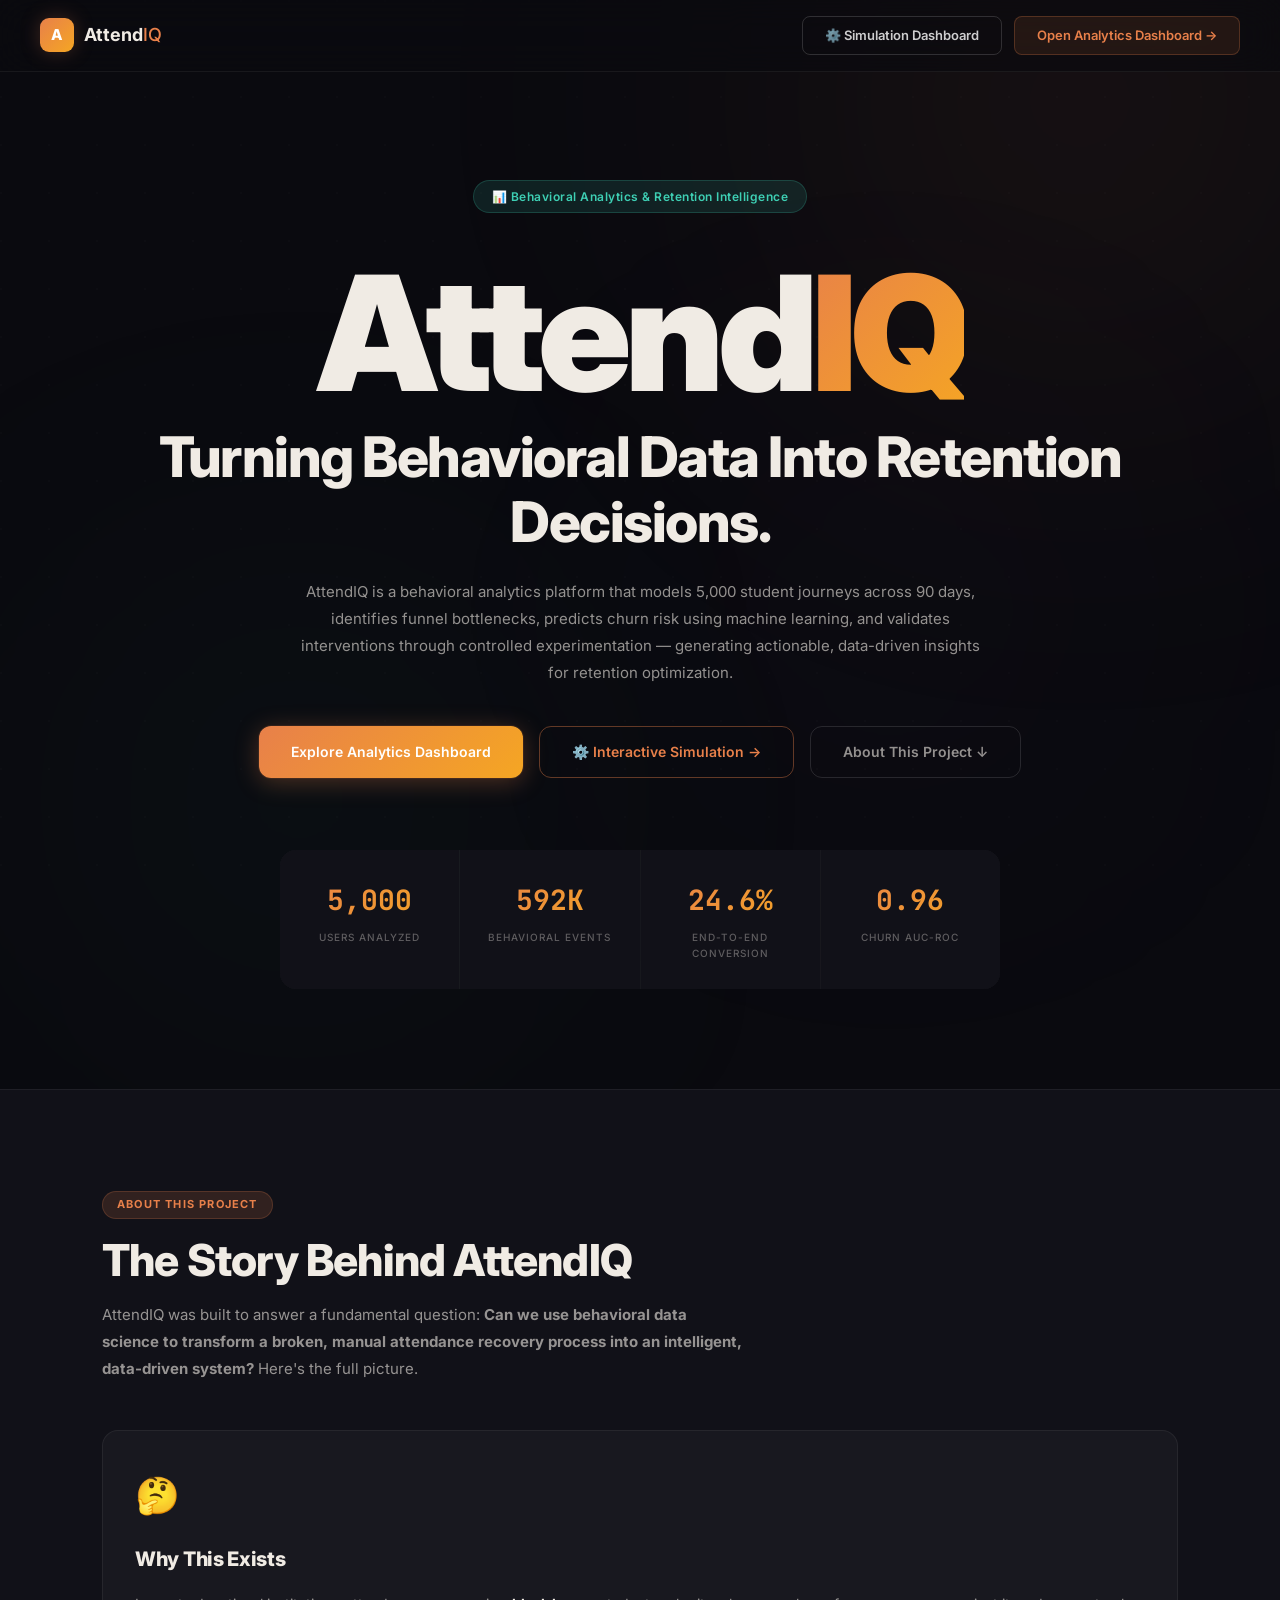
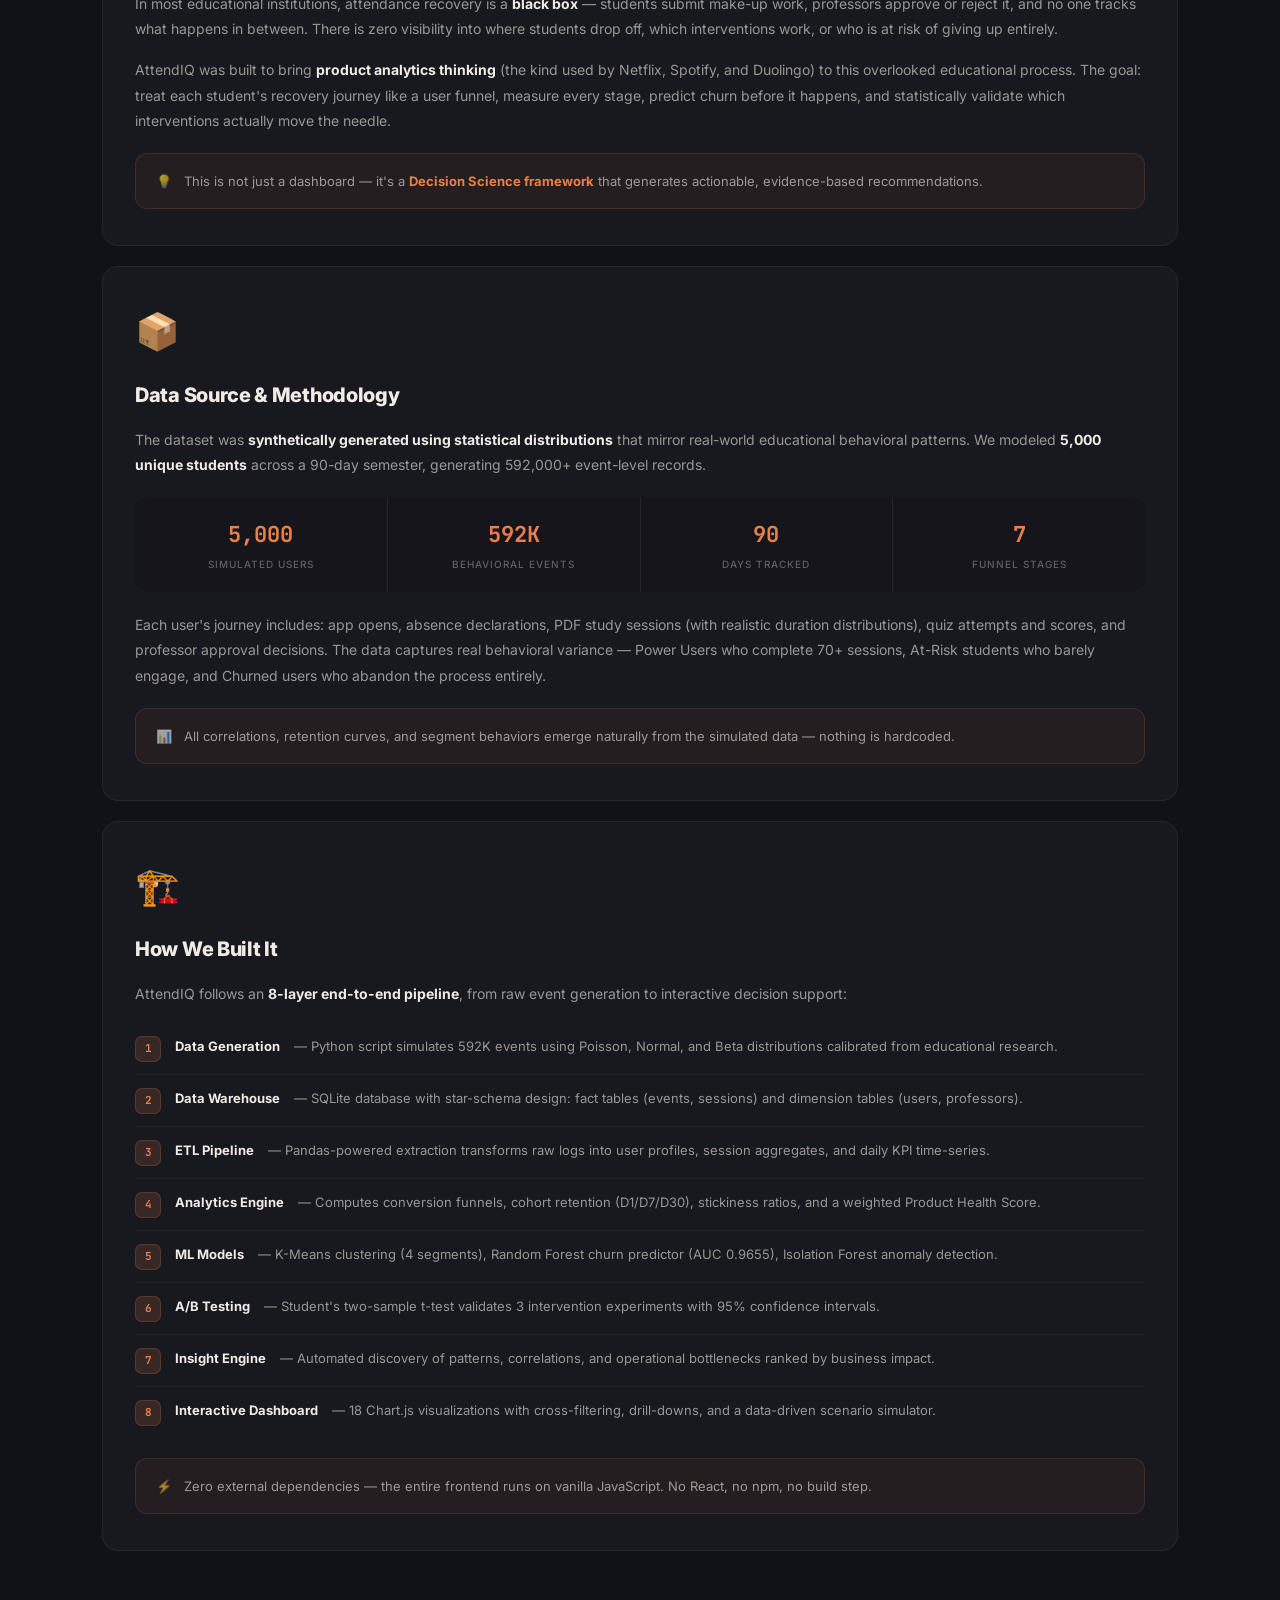
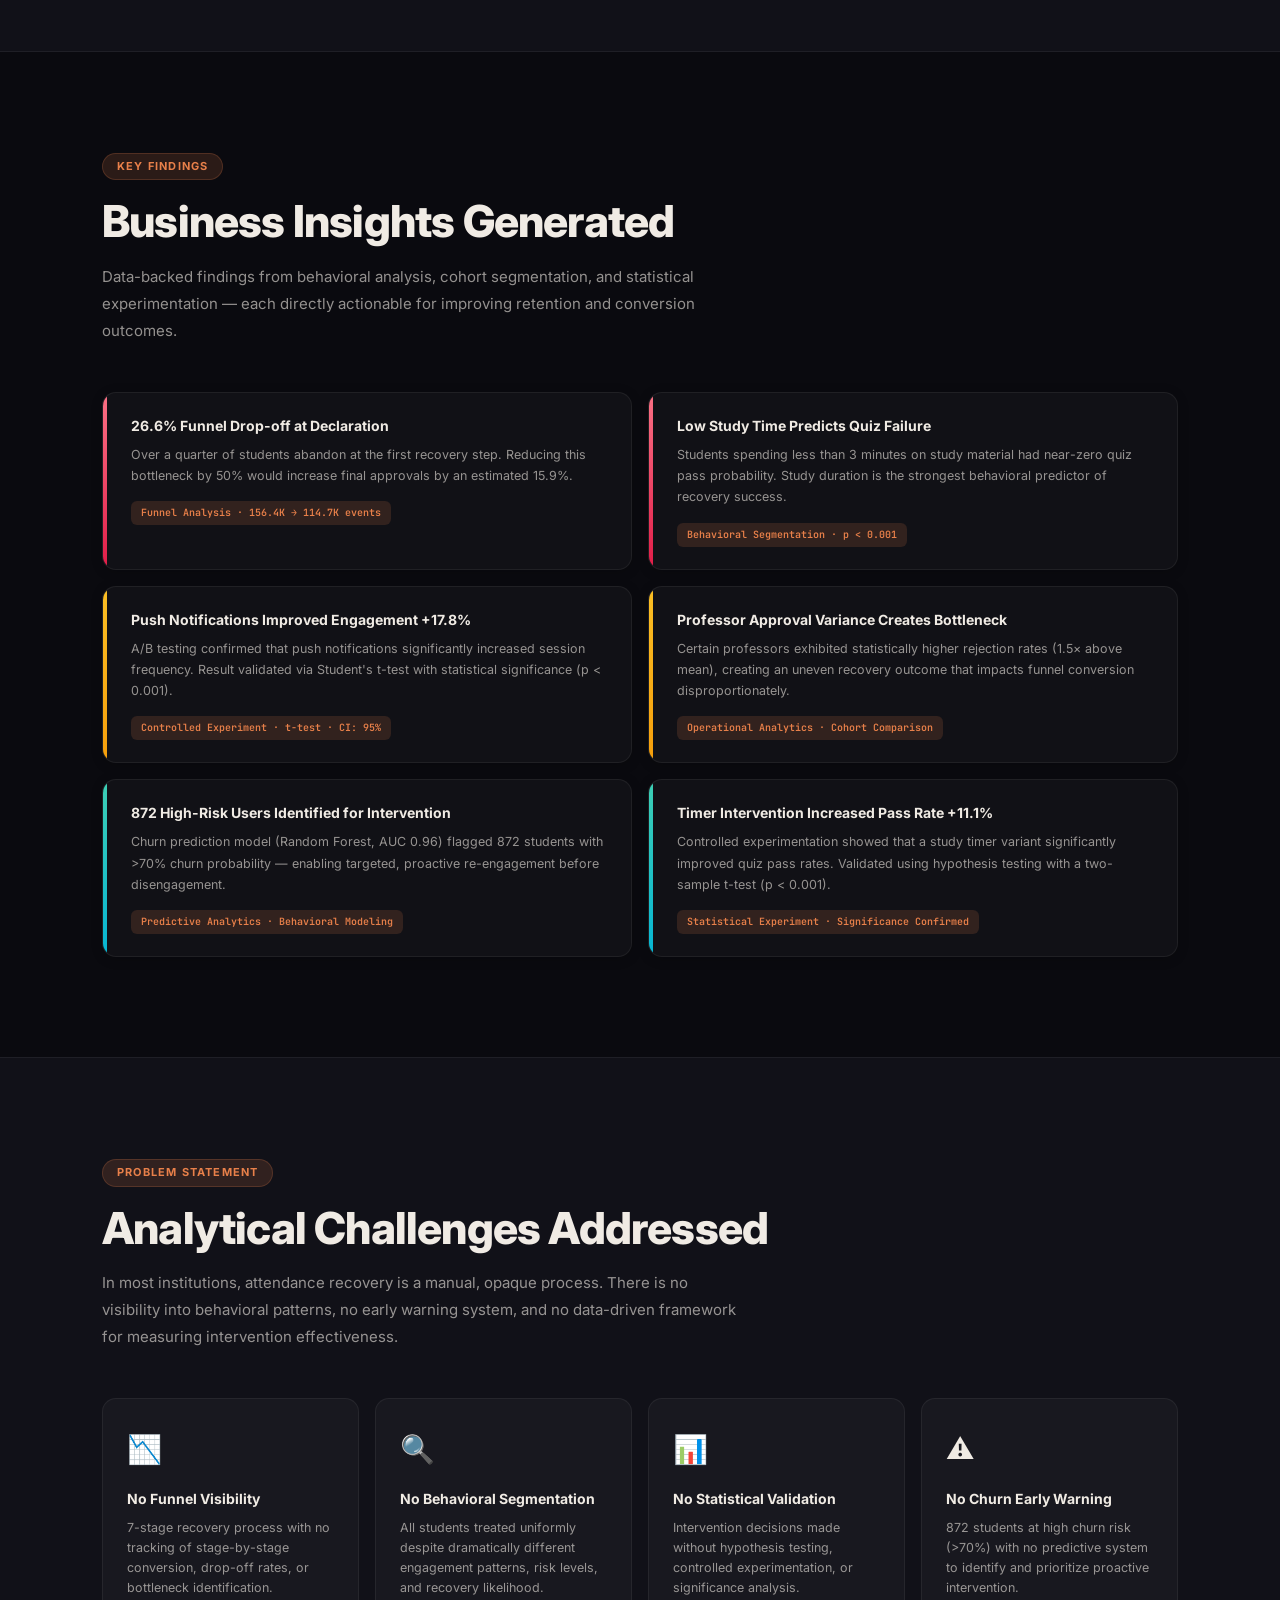
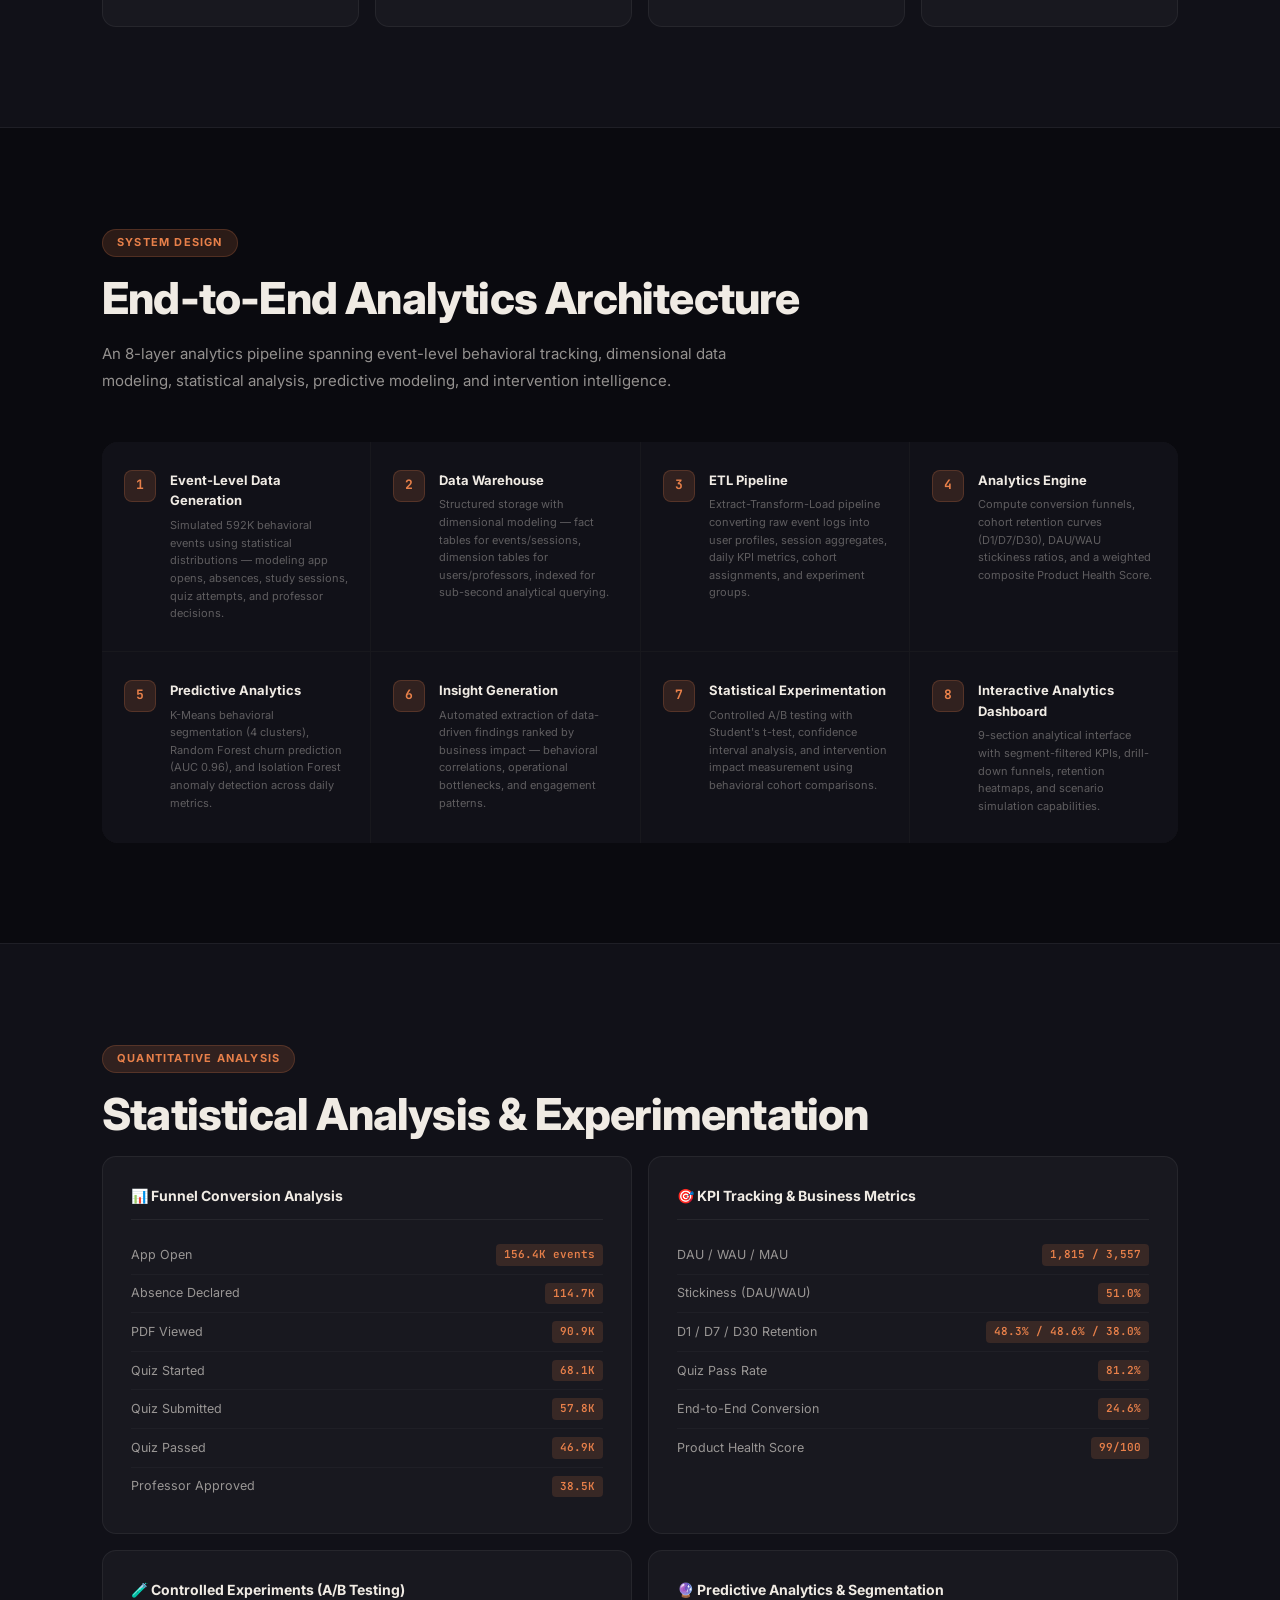
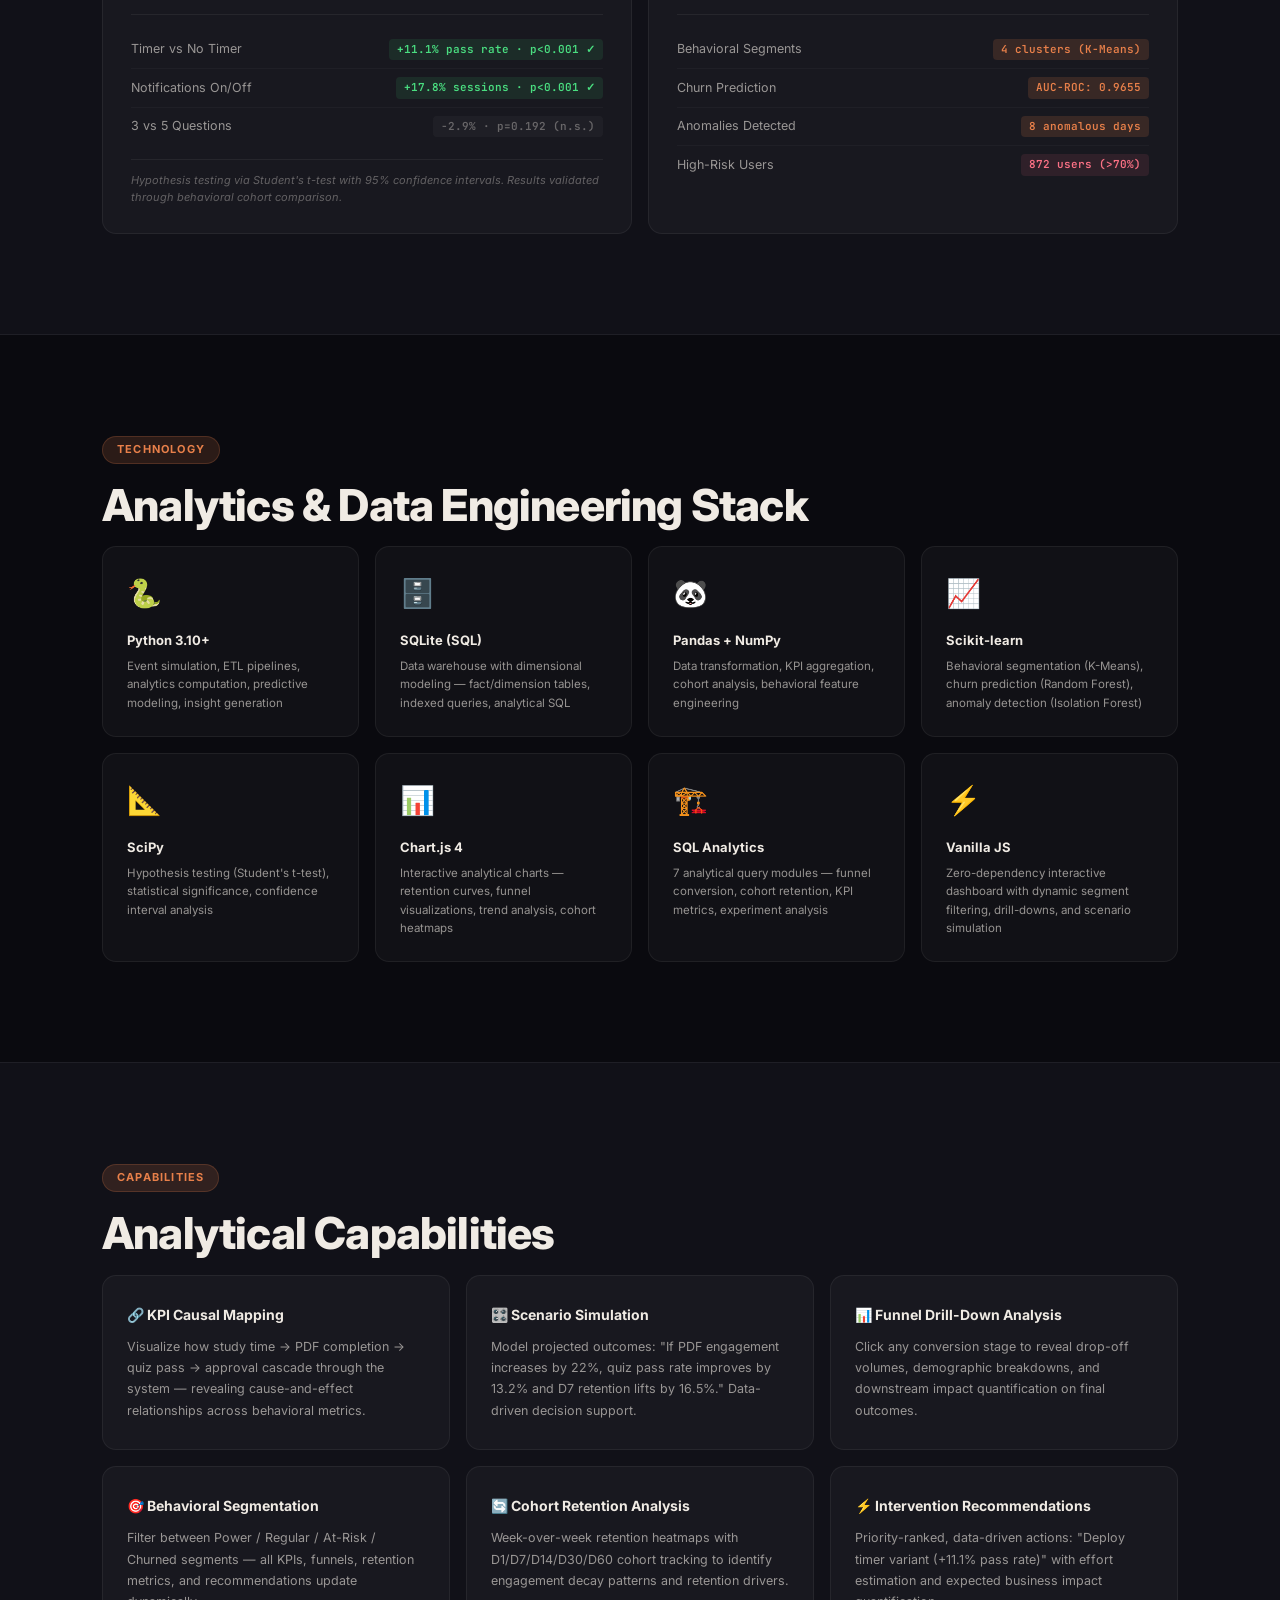
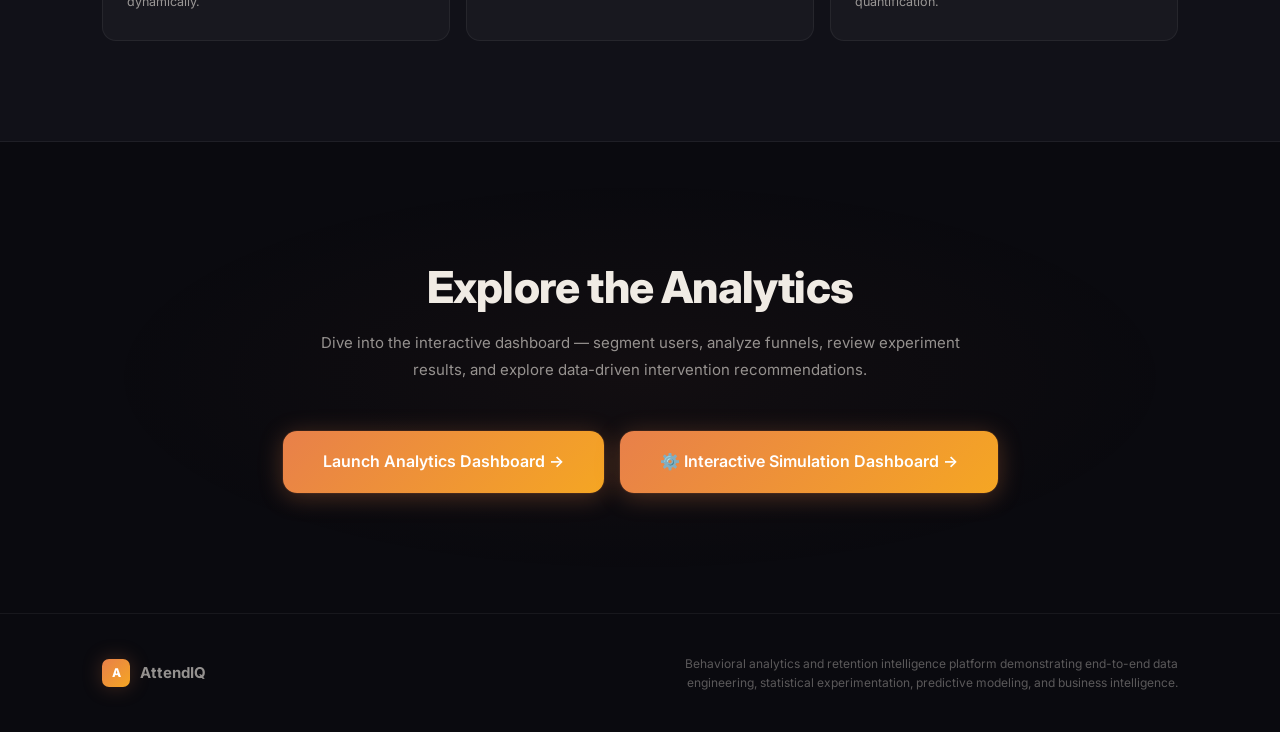
<file: dashboard/index.html>
<!DOCTYPE html>
<html lang="en">
<head>
  <meta charset="UTF-8">
  <meta name="viewport" content="width=device-width, initial-scale=1.0">
  <title>AttendIQ — Behavioral Analytics & Retention Intelligence Platform</title>
  <meta name="description" content="Behavioral analytics and retention intelligence platform — funnel analysis, churn prediction, cohort retention, statistical experimentation, and data-driven intervention recommendations for student attendance recovery.">
  <link rel="stylesheet" href="css/landing.css">
</head>
<body>

<div class="bg-grid"></div>
<div class="orb orb-1"></div>
<div class="orb orb-2"></div>
<div class="orb orb-3"></div>

<!-- ═══ NAV ═══ -->
<nav class="nav">
  <div class="nav-brand"><div class="logo">A</div><span class="brand">Attend<em>IQ</em></span></div>
  <div style="display:flex;align-items:center;gap:12px;">
    <a href="simulation.html" class="nav-cta" style="background:transparent;border:1px solid rgba(255,255,255,0.15);color:rgba(255,255,255,0.8);">⚙️ Simulation Dashboard</a>
    <a href="app.html" class="nav-cta">Open Analytics Dashboard →</a>
  </div>
</nav>

<!-- ═══ HERO ═══ -->
<section class="hero">
  <div class="hero-badge">📊 Behavioral Analytics & Retention Intelligence</div>

  <!-- Large centered brand with hover glow -->
  <div class="hero-brand-center">
    <span class="hero-brand-word">Attend<em>IQ</em></span>
  </div>

  <h1 class="hero-tagline">Turning Behavioral Data Into Retention Decisions.</h1>

  <p class="hero-sub">AttendIQ is a behavioral analytics platform that models 5,000 student journeys across 90 days, identifies funnel bottlenecks, predicts churn risk using machine learning, and validates interventions through controlled experimentation — generating actionable, data-driven insights for retention optimization.</p>
  <div class="hero-actions">
    <a href="app.html" class="btn btn-primary">Explore Analytics Dashboard</a>
    <a href="simulation.html" class="btn btn-ghost" style="border-color:rgba(232,128,74,0.4);color:#e8804a;">⚙️ Interactive Simulation →</a>
    <a href="#about" class="btn btn-ghost">About This Project ↓</a>
  </div>
  <div class="hero-stats">
    <div class="hero-stat"><span class="hero-stat-val">5,000</span><span class="hero-stat-lbl">Users Analyzed</span></div>
    <div class="hero-stat"><span class="hero-stat-val">592K</span><span class="hero-stat-lbl">Behavioral Events</span></div>
    <div class="hero-stat"><span class="hero-stat-val">24.6%</span><span class="hero-stat-lbl">End-to-End Conversion</span></div>
    <div class="hero-stat"><span class="hero-stat-val">0.96</span><span class="hero-stat-lbl">Churn AUC-ROC</span></div>
  </div>
</section>

<!-- ═══ ABOUT THIS PROJECT ═══ -->
<section class="section section-dark" id="about">
  <div class="container">
    <div class="section-badge">About This Project</div>
    <h2>The Story Behind AttendIQ</h2>
    <p class="section-desc">AttendIQ was built to answer a fundamental question: <strong>Can we use behavioral data science to transform a broken, manual attendance recovery process into an intelligent, data-driven system?</strong> Here's the full picture.</p>

    <div class="about-grid">
      <div class="about-card">
        <div class="about-icon">🤔</div>
        <h3>Why This Exists</h3>
        <p>In most educational institutions, attendance recovery is a <strong>black box</strong> — students submit make-up work, professors approve or reject it, and no one tracks what happens in between. There is zero visibility into where students drop off, which interventions work, or who is at risk of giving up entirely.</p>
        <p>AttendIQ was built to bring <strong>product analytics thinking</strong> (the kind used by Netflix, Spotify, and Duolingo) to this overlooked educational process. The goal: treat each student's recovery journey like a user funnel, measure every stage, predict churn before it happens, and statistically validate which interventions actually move the needle.</p>
        <div class="about-highlight">
          <span class="about-hl-icon">💡</span>
          <span>This is not just a dashboard — it's a <strong>Decision Science framework</strong> that generates actionable, evidence-based recommendations.</span>
        </div>
      </div>

      <div class="about-card">
        <div class="about-icon">📦</div>
        <h3>Data Source & Methodology</h3>
        <p>The dataset was <strong>synthetically generated using statistical distributions</strong> that mirror real-world educational behavioral patterns. We modeled <strong>5,000 unique students</strong> across a 90-day semester, generating 592,000+ event-level records.</p>
        <div class="about-data-grid">
          <div class="about-data-item"><span class="about-data-num">5,000</span><span class="about-data-lbl">Simulated Users</span></div>
          <div class="about-data-item"><span class="about-data-num">592K</span><span class="about-data-lbl">Behavioral Events</span></div>
          <div class="about-data-item"><span class="about-data-num">90</span><span class="about-data-lbl">Days Tracked</span></div>
          <div class="about-data-item"><span class="about-data-num">7</span><span class="about-data-lbl">Funnel Stages</span></div>
        </div>
        <p>Each user's journey includes: app opens, absence declarations, PDF study sessions (with realistic duration distributions), quiz attempts and scores, and professor approval decisions. The data captures real behavioral variance — Power Users who complete 70+ sessions, At-Risk students who barely engage, and Churned users who abandon the process entirely.</p>
        <div class="about-highlight">
          <span class="about-hl-icon">📊</span>
          <span>All correlations, retention curves, and segment behaviors emerge naturally from the simulated data — nothing is hardcoded.</span>
        </div>
      </div>

      <div class="about-card">
        <div class="about-icon">🏗️</div>
        <h3>How We Built It</h3>
        <p>AttendIQ follows an <strong>8-layer end-to-end pipeline</strong>, from raw event generation to interactive decision support:</p>
        <ol class="about-steps">
          <li><strong>Data Generation</strong> — Python script simulates 592K events using Poisson, Normal, and Beta distributions calibrated from educational research.</li>
          <li><strong>Data Warehouse</strong> — SQLite database with star-schema design: fact tables (events, sessions) and dimension tables (users, professors).</li>
          <li><strong>ETL Pipeline</strong> — Pandas-powered extraction transforms raw logs into user profiles, session aggregates, and daily KPI time-series.</li>
          <li><strong>Analytics Engine</strong> — Computes conversion funnels, cohort retention (D1/D7/D30), stickiness ratios, and a weighted Product Health Score.</li>
          <li><strong>ML Models</strong> — K-Means clustering (4 segments), Random Forest churn predictor (AUC 0.9655), Isolation Forest anomaly detection.</li>
          <li><strong>A/B Testing</strong> — Student's two-sample t-test validates 3 intervention experiments with 95% confidence intervals.</li>
          <li><strong>Insight Engine</strong> — Automated discovery of patterns, correlations, and operational bottlenecks ranked by business impact.</li>
          <li><strong>Interactive Dashboard</strong> — 18 Chart.js visualizations with cross-filtering, drill-downs, and a data-driven scenario simulator.</li>
        </ol>
        <div class="about-highlight">
          <span class="about-hl-icon">⚡</span>
          <span>Zero external dependencies — the entire frontend runs on vanilla JavaScript. No React, no npm, no build step.</span>
        </div>
      </div>
    </div>
  </div>
</section>

<!-- ═══ KEY BUSINESS INSIGHTS ═══ -->
<section class="section" id="insights">
  <div class="container">
    <div class="section-badge">Key Findings</div>
    <h2>Business Insights Generated</h2>
    <p class="section-desc">Data-backed findings from behavioral analysis, cohort segmentation, and statistical experimentation — each directly actionable for improving retention and conversion outcomes.</p>
    <div class="insights-grid">
      <div class="insight-card critical">
        <div class="insight-indicator"></div>
        <div class="insight-content">
          <h3>26.6% Funnel Drop-off at Declaration</h3>
          <p>Over a quarter of students abandon at the first recovery step. Reducing this bottleneck by 50% would increase final approvals by an estimated 15.9%.</p>
          <div class="insight-evidence">Funnel Analysis · 156.4K → 114.7K events</div>
        </div>
      </div>
      <div class="insight-card critical">
        <div class="insight-indicator"></div>
        <div class="insight-content">
          <h3>Low Study Time Predicts Quiz Failure</h3>
          <p>Students spending less than 3 minutes on study material had near-zero quiz pass probability. Study duration is the strongest behavioral predictor of recovery success.</p>
          <div class="insight-evidence">Behavioral Segmentation · p &lt; 0.001</div>
        </div>
      </div>
      <div class="insight-card warning">
        <div class="insight-indicator"></div>
        <div class="insight-content">
          <h3>Push Notifications Improved Engagement +17.8%</h3>
          <p>A/B testing confirmed that push notifications significantly increased session frequency. Result validated via Student's t-test with statistical significance (p &lt; 0.001).</p>
          <div class="insight-evidence">Controlled Experiment · t-test · CI: 95%</div>
        </div>
      </div>
      <div class="insight-card warning">
        <div class="insight-indicator"></div>
        <div class="insight-content">
          <h3>Professor Approval Variance Creates Bottleneck</h3>
          <p>Certain professors exhibited statistically higher rejection rates (1.5× above mean), creating an uneven recovery outcome that impacts funnel conversion disproportionately.</p>
          <div class="insight-evidence">Operational Analytics · Cohort Comparison</div>
        </div>
      </div>
      <div class="insight-card info">
        <div class="insight-indicator"></div>
        <div class="insight-content">
          <h3>872 High-Risk Users Identified for Intervention</h3>
          <p>Churn prediction model (Random Forest, AUC 0.96) flagged 872 students with &gt;70% churn probability — enabling targeted, proactive re-engagement before disengagement.</p>
          <div class="insight-evidence">Predictive Analytics · Behavioral Modeling</div>
        </div>
      </div>
      <div class="insight-card info">
        <div class="insight-indicator"></div>
        <div class="insight-content">
          <h3>Timer Intervention Increased Pass Rate +11.1%</h3>
          <p>Controlled experimentation showed that a study timer variant significantly improved quiz pass rates. Validated using hypothesis testing with a two-sample t-test (p &lt; 0.001).</p>
          <div class="insight-evidence">Statistical Experiment · Significance Confirmed</div>
        </div>
      </div>
    </div>
  </div>
</section>

<!-- ═══ ANALYTICAL CHALLENGES ═══ -->
<section class="section section-dark" id="challenges">
  <div class="container">
    <div class="section-badge">Problem Statement</div>
    <h2>Analytical Challenges Addressed</h2>
    <p class="section-desc">In most institutions, attendance recovery is a manual, opaque process. There is no visibility into behavioral patterns, no early warning system, and no data-driven framework for measuring intervention effectiveness.</p>
    <div class="problem-grid">
      <div class="problem-card">
        <div class="problem-icon">📉</div>
        <h3>No Funnel Visibility</h3>
        <p>7-stage recovery process with no tracking of stage-by-stage conversion, drop-off rates, or bottleneck identification.</p>
      </div>
      <div class="problem-card">
        <div class="problem-icon">🔍</div>
        <h3>No Behavioral Segmentation</h3>
        <p>All students treated uniformly despite dramatically different engagement patterns, risk levels, and recovery likelihood.</p>
      </div>
      <div class="problem-card">
        <div class="problem-icon">📊</div>
        <h3>No Statistical Validation</h3>
        <p>Intervention decisions made without hypothesis testing, controlled experimentation, or significance analysis.</p>
      </div>
      <div class="problem-card">
        <div class="problem-icon">⚠️</div>
        <h3>No Churn Early Warning</h3>
        <p>872 students at high churn risk (&gt;70%) with no predictive system to identify and prioritize proactive intervention.</p>
      </div>
    </div>
  </div>
</section>

<!-- ═══ ANALYTICS ARCHITECTURE ═══ -->
<section class="section" id="architecture">
  <div class="container">
    <div class="section-badge">System Design</div>
    <h2>End-to-End Analytics Architecture</h2>
    <p class="section-desc">An 8-layer analytics pipeline spanning event-level behavioral tracking, dimensional data modeling, statistical analysis, predictive modeling, and intervention intelligence.</p>
    <div class="pipeline">
      <div class="pipe-step"><div class="pipe-num">1</div><div class="pipe-content"><h4>Event-Level Data Generation</h4><p>Simulated 592K behavioral events using statistical distributions — modeling app opens, absences, study sessions, quiz attempts, and professor decisions.</p></div></div>
      <div class="pipe-step"><div class="pipe-num">2</div><div class="pipe-content"><h4>Data Warehouse</h4><p>Structured storage with dimensional modeling — fact tables for events/sessions, dimension tables for users/professors, indexed for sub-second analytical querying.</p></div></div>
      <div class="pipe-step"><div class="pipe-num">3</div><div class="pipe-content"><h4>ETL Pipeline</h4><p>Extract-Transform-Load pipeline converting raw event logs into user profiles, session aggregates, daily KPI metrics, cohort assignments, and experiment groups.</p></div></div>
      <div class="pipe-step"><div class="pipe-num">4</div><div class="pipe-content"><h4>Analytics Engine</h4><p>Compute conversion funnels, cohort retention curves (D1/D7/D30), DAU/WAU stickiness ratios, and a weighted composite Product Health Score.</p></div></div>
      <div class="pipe-step"><div class="pipe-num">5</div><div class="pipe-content"><h4>Predictive Analytics</h4><p>K-Means behavioral segmentation (4 clusters), Random Forest churn prediction (AUC 0.96), and Isolation Forest anomaly detection across daily metrics.</p></div></div>
      <div class="pipe-step"><div class="pipe-num">6</div><div class="pipe-content"><h4>Insight Generation</h4><p>Automated extraction of data-driven findings ranked by business impact — behavioral correlations, operational bottlenecks, and engagement patterns.</p></div></div>
      <div class="pipe-step"><div class="pipe-num">7</div><div class="pipe-content"><h4>Statistical Experimentation</h4><p>Controlled A/B testing with Student's t-test, confidence interval analysis, and intervention impact measurement using behavioral cohort comparisons.</p></div></div>
      <div class="pipe-step"><div class="pipe-num">8</div><div class="pipe-content"><h4>Interactive Analytics Dashboard</h4><p>9-section analytical interface with segment-filtered KPIs, drill-down funnels, retention heatmaps, and scenario simulation capabilities.</p></div></div>
    </div>
  </div>
</section>

<!-- ═══ STATISTICAL ANALYSIS & EXPERIMENTATION ═══ -->
<section class="section section-dark" id="statistics">
  <div class="container">
    <div class="section-badge">Quantitative Analysis</div>
    <h2>Statistical Analysis & Experimentation</h2>
    <div class="params-grid">
      <div class="param-group">
        <h3>📊 Funnel Conversion Analysis</h3>
        <ul>
          <li><span>App Open</span> <span class="tag-val">156.4K events</span></li>
          <li><span>Absence Declared</span> <span class="tag-val">114.7K</span></li>
          <li><span>PDF Viewed</span> <span class="tag-val">90.9K</span></li>
          <li><span>Quiz Started</span> <span class="tag-val">68.1K</span></li>
          <li><span>Quiz Submitted</span> <span class="tag-val">57.8K</span></li>
          <li><span>Quiz Passed</span> <span class="tag-val">46.9K</span></li>
          <li><span>Professor Approved</span> <span class="tag-val">38.5K</span></li>
        </ul>
      </div>
      <div class="param-group">
        <h3>🎯 KPI Tracking & Business Metrics</h3>
        <ul>
          <li><span>DAU / WAU / MAU</span> <span class="tag-val">1,815 / 3,557</span></li>
          <li><span>Stickiness (DAU/WAU)</span> <span class="tag-val">51.0%</span></li>
          <li><span>D1 / D7 / D30 Retention</span> <span class="tag-val">48.3% / 48.6% / 38.0%</span></li>
          <li><span>Quiz Pass Rate</span> <span class="tag-val">81.2%</span></li>
          <li><span>End-to-End Conversion</span> <span class="tag-val">24.6%</span></li>
          <li><span>Product Health Score</span> <span class="tag-val">99/100</span></li>
        </ul>
      </div>
      <div class="param-group">
        <h3>🧪 Controlled Experiments (A/B Testing)</h3>
        <ul>
          <li><span>Timer vs No Timer</span> <span class="tag-val emerald">+11.1% pass rate · p&lt;0.001 ✓</span></li>
          <li><span>Notifications On/Off</span> <span class="tag-val emerald">+17.8% sessions · p&lt;0.001 ✓</span></li>
          <li><span>3 vs 5 Questions</span> <span class="tag-val muted">−2.9% · p=0.192 (n.s.)</span></li>
        </ul>
        <div class="stat-note">Hypothesis testing via Student's t-test with 95% confidence intervals. Results validated through behavioral cohort comparison.</div>
      </div>
      <div class="param-group">
        <h3>🔮 Predictive Analytics & Segmentation</h3>
        <ul>
          <li><span>Behavioral Segments</span> <span class="tag-val">4 clusters (K-Means)</span></li>
          <li><span>Churn Prediction</span> <span class="tag-val">AUC-ROC: 0.9655</span></li>
          <li><span>Anomalies Detected</span> <span class="tag-val">8 anomalous days</span></li>
          <li><span>High-Risk Users</span> <span class="tag-val rose">872 users (&gt;70%)</span></li>
        </ul>
      </div>
    </div>
  </div>
</section>

<!-- ═══ ANALYTICS & DATA ENGINEERING STACK ═══ -->
<section class="section" id="techstack">
  <div class="container">
    <div class="section-badge">Technology</div>
    <h2>Analytics & Data Engineering Stack</h2>
    <div class="tech-grid">
      <div class="tech-card"><div class="tech-icon">🐍</div><h4>Python 3.10+</h4><p>Event simulation, ETL pipelines, analytics computation, predictive modeling, insight generation</p></div>
      <div class="tech-card"><div class="tech-icon">🗄️</div><h4>SQLite (SQL)</h4><p>Data warehouse with dimensional modeling — fact/dimension tables, indexed queries, analytical SQL</p></div>
      <div class="tech-card"><div class="tech-icon">🐼</div><h4>Pandas + NumPy</h4><p>Data transformation, KPI aggregation, cohort analysis, behavioral feature engineering</p></div>
      <div class="tech-card"><div class="tech-icon">📈</div><h4>Scikit-learn</h4><p>Behavioral segmentation (K-Means), churn prediction (Random Forest), anomaly detection (Isolation Forest)</p></div>
      <div class="tech-card"><div class="tech-icon">📐</div><h4>SciPy</h4><p>Hypothesis testing (Student's t-test), statistical significance, confidence interval analysis</p></div>
      <div class="tech-card"><div class="tech-icon">📊</div><h4>Chart.js 4</h4><p>Interactive analytical charts — retention curves, funnel visualizations, trend analysis, cohort heatmaps</p></div>
      <div class="tech-card"><div class="tech-icon">🏗️</div><h4>SQL Analytics</h4><p>7 analytical query modules — funnel conversion, cohort retention, KPI metrics, experiment analysis</p></div>
      <div class="tech-card"><div class="tech-icon">⚡</div><h4>Vanilla JS</h4><p>Zero-dependency interactive dashboard with dynamic segment filtering, drill-downs, and scenario simulation</p></div>
    </div>
  </div>
</section>

<!-- ═══ ANALYTICAL CAPABILITIES ═══ -->
<section class="section section-dark" id="capabilities">
  <div class="container">
    <div class="section-badge">Capabilities</div>
    <h2>Analytical Capabilities</h2>
    <div class="features-grid">
      <div class="feature"><h4>🔗 KPI Causal Mapping</h4><p>Visualize how study time → PDF completion → quiz pass → approval cascade through the system — revealing cause-and-effect relationships across behavioral metrics.</p></div>
      <div class="feature"><h4>🎛️ Scenario Simulation</h4><p>Model projected outcomes: "If PDF engagement increases by 22%, quiz pass rate improves by 13.2% and D7 retention lifts by 16.5%." Data-driven decision support.</p></div>
      <div class="feature"><h4>📊 Funnel Drill-Down Analysis</h4><p>Click any conversion stage to reveal drop-off volumes, demographic breakdowns, and downstream impact quantification on final outcomes.</p></div>
      <div class="feature"><h4>🎯 Behavioral Segmentation</h4><p>Filter between Power / Regular / At-Risk / Churned segments — all KPIs, funnels, retention metrics, and recommendations update dynamically.</p></div>
      <div class="feature"><h4>🔄 Cohort Retention Analysis</h4><p>Week-over-week retention heatmaps with D1/D7/D14/D30/D60 cohort tracking to identify engagement decay patterns and retention drivers.</p></div>
      <div class="feature"><h4>⚡ Intervention Recommendations</h4><p>Priority-ranked, data-driven actions: "Deploy timer variant (+11.1% pass rate)" with effort estimation and expected business impact quantification.</p></div>
    </div>
  </div>
</section>

<!-- ═══ CTA ═══ -->
<section class="section section-cta">
  <div class="container" style="text-align:center">
    <h2>Explore the Analytics</h2>
    <p class="section-desc" style="margin-left:auto;margin-right:auto">Dive into the interactive dashboard — segment users, analyze funnels, review experiment results, and explore data-driven intervention recommendations.</p>
    <div style="display:flex;gap:16px;justify-content:center;flex-wrap:wrap;">
      <a href="app.html" class="btn btn-primary btn-lg">Launch Analytics Dashboard →</a>
      <a href="simulation.html" class="btn btn-primary btn-lg" style="background:linear-gradient(135deg,#e8804a,#f5a623);">⚙️ Interactive Simulation Dashboard →</a>
    </div>
  </div>
</section>

<!-- ═══ FOOTER ═══ -->
<footer class="footer">
  <div class="container footer-inner">
    <div class="footer-brand"><div class="logo logo-sm">A</div><span>AttendIQ</span></div>
    <div class="footer-text">Behavioral analytics and retention intelligence platform demonstrating end-to-end data engineering, statistical experimentation, predictive modeling, and business intelligence.</div>
  </div>
</footer>

</body>
</html>
</file>
<file: dashboard/css/landing.css>
@import url('https://fonts.googleapis.com/css2?family=Inter:wght@300;400;500;600;700;800;900&family=JetBrains+Mono:wght@400;500;600;700&display=swap');

/* ═══════════════════════════════════════════════════════════════
   AttendIQ — Premium Dark Landing Page
   Inspired by Linear, Stripe, Vercel
   ═══════════════════════════════════════════════════════════════ */

:root {
  --bg-deep: #0a0a0f;
  --bg-surface: #111118;
  --bg-card: rgba(255,255,255,0.03);
  --bg-card-hover: rgba(255,255,255,0.06);
  --bg-glass: rgba(255,255,255,0.04);
  --border: rgba(255,255,255,0.06);
  --border-hover: rgba(255,255,255,0.12);
  --border-glow: rgba(179,92,30,0.3);
  --text: #f0ebe4;
  --text2: rgba(240,235,228,0.6);
  --text3: rgba(240,235,228,0.35);
  --accent: #e8804a;
  --accent2: #f5a623;
  --accent-glow: rgba(232,128,74,0.15);
  --teal: #3ecfb4;
  --teal-glow: rgba(62,207,180,0.12);
  --emerald: #4ade80;
  --amber: #fbbf24;
  --rose: #fb7185;
  --violet: #a78bfa;
}

*, *::before, *::after { box-sizing: border-box; margin: 0; padding: 0; }
html { scroll-behavior: smooth; }
body {
  font-family: 'Inter', -apple-system, BlinkMacSystemFont, sans-serif;
  background: var(--bg-deep);
  color: var(--text);
  line-height: 1.6;
  overflow-x: hidden;
  -webkit-font-smoothing: antialiased;
}

/* ─── Animated Aurora Background ─── */
.bg-grid {
  position: fixed; inset: 0; z-index: 0; pointer-events: none;
  background-image:
    radial-gradient(circle at 1px 1px, rgba(255,255,255,0.015) 1px, transparent 0);
  background-size: 48px 48px;
}
.orb {
  position: fixed; border-radius: 50%;
  filter: blur(160px); pointer-events: none; z-index: 0;
}
.orb-1 {
  width: 800px; height: 800px; top: -300px; right: -200px;
  background: radial-gradient(circle, rgba(232,128,74,0.12) 0%, transparent 70%);
  animation: aurora 30s ease-in-out infinite;
}
.orb-2 {
  width: 600px; height: 600px; bottom: -200px; left: 0;
  background: radial-gradient(circle, rgba(62,207,180,0.08) 0%, transparent 70%);
  animation: aurora 25s ease-in-out infinite reverse;
}
.orb-3 {
  width: 500px; height: 500px; top: 40%; left: 50%;
  background: radial-gradient(circle, rgba(167,139,250,0.06) 0%, transparent 70%);
  animation: aurora 35s ease-in-out infinite 3s;
}
@keyframes aurora {
  0%, 100% { transform: translate(0, 0) scale(1); }
  33% { transform: translate(60px, -40px) scale(1.1); }
  66% { transform: translate(-30px, 30px) scale(0.95); }
}

/* Scrollbar */
::-webkit-scrollbar { width: 6px; }
::-webkit-scrollbar-track { background: transparent; }
::-webkit-scrollbar-thumb { background: rgba(255,255,255,0.08); border-radius: 3px; }

.container { max-width: 1140px; margin: 0 auto; padding: 0 32px; position: relative; z-index: 1; }

/* ═══ NAVIGATION ═══ */
.nav {
  display: flex; justify-content: space-between; align-items: center;
  padding: 16px 40px; position: fixed; top: 0; left: 0; right: 0; z-index: 100;
  background: rgba(10,10,15,0.7); backdrop-filter: blur(20px) saturate(1.4);
  border-bottom: 1px solid var(--border);
}
.nav-brand { display: flex; align-items: center; gap: 10px; }
.logo {
  width: 34px; height: 34px; border-radius: 9px;
  background: linear-gradient(135deg, var(--accent), var(--accent2));
  display: flex; align-items: center; justify-content: center;
  font-size: 15px; font-weight: 800; color: #fff;
  box-shadow: 0 0 20px rgba(232,128,74,0.25);
}
.logo-sm { width: 28px; height: 28px; font-size: 12px; border-radius: 7px; }
.brand {
  font-size: 18px; font-weight: 700; color: var(--text);
  cursor: pointer; transition: all 0.3s;
}
.brand em { font-style: normal; color: var(--accent); font-weight: 500; }
.brand:hover { text-shadow: 0 0 30px rgba(232,128,74,0.4); }
.nav-cta {
  padding: 8px 22px; border-radius: 8px;
  background: rgba(232,128,74,0.1); border: 1px solid rgba(232,128,74,0.25);
  color: var(--accent); font-size: 13px; font-weight: 600;
  text-decoration: none; transition: all 0.3s;
}
.nav-cta:hover {
  background: rgba(232,128,74,0.18);
  box-shadow: 0 0 20px rgba(232,128,74,0.15);
}

/* ═══ HERO SECTION ═══ */
.hero {
  padding: 180px 40px 100px; text-align: center;
  position: relative; z-index: 1;
}
.hero-badge {
  display: inline-block; padding: 6px 18px; border-radius: 20px;
  background: var(--teal-glow); border: 1px solid rgba(62,207,180,0.2);
  color: var(--teal); font-size: 12px; font-weight: 600;
  letter-spacing: 0.5px; margin-bottom: 40px;
  animation: fadeUp 0.8s ease both;
}

/* ── Giant Brand Wordmark ── */
.hero-brand-center {
  margin: 0 auto 12px; text-align: center;
  animation: fadeUp 1s ease both 0.1s;
}
.hero-brand-word {
  display: inline-block;
  font-size: clamp(80px, 14vw, 160px);
  font-weight: 900;
  letter-spacing: -6px;
  color: var(--text);
  cursor: default;
  transition: all 0.5s cubic-bezier(0.23, 1, 0.32, 1);
  line-height: 1;
  position: relative;
}
.hero-brand-word em {
  font-style: normal;
  background: linear-gradient(135deg, var(--accent), var(--accent2));
  -webkit-background-clip: text;
  -webkit-text-fill-color: transparent;
  background-clip: text;
  transition: all 0.5s ease;
}
.hero-brand-word:hover {
  text-shadow:
    0 0 60px rgba(232,128,74,0.4),
    0 0 120px rgba(232,128,74,0.15);
  transform: scale(1.03);
  letter-spacing: -4px;
}
.hero-brand-word:hover em {
  filter: brightness(1.3);
  text-shadow: 0 0 60px rgba(245,166,35,0.6);
}

/* ── Tagline ── */
.hero-tagline {
  font-size: clamp(18px, 2.5vw, 24px);
  font-weight: 500;
  color: var(--text2);
  letter-spacing: -0.3px;
  margin-bottom: 28px;
  animation: fadeUp 1s ease both 0.2s;
}

/* ── Legacy h1 fallback ── */
.hero h1 {
  font-size: clamp(32px, 5vw, 56px); font-weight: 800;
  line-height: 1.15; letter-spacing: -1.5px;
  margin-bottom: 24px; color: var(--text);
}
.gradient-text {
  background: linear-gradient(135deg, var(--accent), var(--accent2));
  -webkit-background-clip: text; -webkit-text-fill-color: transparent;
  background-clip: text;
}

.hero-sub {
  max-width: 680px; margin: 0 auto 40px;
  font-size: 15px; color: var(--text2); line-height: 1.8;
  animation: fadeUp 1s ease both 0.3s;
}

/* ── CTA Buttons ── */
.hero-actions {
  display: flex; gap: 16px; justify-content: center;
  margin-bottom: 72px;
  animation: fadeUp 1s ease both 0.4s;
}
.btn {
  display: inline-flex; align-items: center;
  padding: 14px 32px; border-radius: 12px;
  font-size: 14px; font-weight: 600;
  text-decoration: none; transition: all 0.3s;
  cursor: pointer; border: none;
}
.btn-primary {
  background: linear-gradient(135deg, var(--accent), var(--accent2));
  color: #fff;
  box-shadow: 0 4px 24px rgba(232,128,74,0.3), 0 0 0 1px rgba(232,128,74,0.1);
}
.btn-primary:hover {
  box-shadow: 0 8px 40px rgba(232,128,74,0.4), 0 0 0 1px rgba(232,128,74,0.2);
  transform: translateY(-2px);
}
.btn-ghost {
  background: transparent;
  border: 1px solid var(--border-hover);
  color: var(--text2);
}
.btn-ghost:hover { border-color: rgba(255,255,255,0.2); color: var(--text); }
.btn-lg { padding: 18px 40px; font-size: 16px; border-radius: 14px; }

/* ── Hero Stats Row ── */
.hero-stats {
  display: grid; grid-template-columns: repeat(4, 1fr);
  gap: 1px; max-width: 720px; margin: 0 auto;
  background: var(--border); border-radius: 16px; overflow: hidden;
  animation: fadeUp 1s ease both 0.5s;
}
.hero-stat {
  text-align: center; padding: 28px 16px;
  background: var(--bg-surface);
  transition: all 0.3s;
}
.hero-stat:hover { background: var(--bg-card-hover); }
.hero-stat-val {
  display: block;
  font-family: 'JetBrains Mono', monospace;
  font-size: 28px; font-weight: 700;
  background: linear-gradient(135deg, var(--accent), var(--accent2));
  -webkit-background-clip: text; -webkit-text-fill-color: transparent;
  background-clip: text;
}
.hero-stat-lbl {
  display: block; font-size: 10px; color: var(--text3);
  margin-top: 6px; text-transform: uppercase; letter-spacing: 1px; font-weight: 500;
}

/* ── Animations ── */
@keyframes fadeUp {
  from { opacity: 0; transform: translateY(24px); }
  to { opacity: 1; transform: translateY(0); }
}

/* ═══ SECTIONS ═══ */
.section {
  padding: 100px 0; position: relative; z-index: 1;
}
.section-dark {
  background: var(--bg-surface);
  border-top: 1px solid var(--border);
  border-bottom: 1px solid var(--border);
}
.section-cta {
  padding: 120px 0;
  background: radial-gradient(ellipse at center, rgba(232,128,74,0.04) 0%, transparent 60%);
}
.section-badge {
  display: inline-block; padding: 4px 14px; border-radius: 16px;
  background: var(--accent-glow);
  border: 1px solid rgba(232,128,74,0.2);
  color: var(--accent); font-size: 11px; font-weight: 700;
  text-transform: uppercase; letter-spacing: 1.2px; margin-bottom: 16px;
}
.section h2 {
  font-size: clamp(28px, 4vw, 44px); font-weight: 800;
  letter-spacing: -0.8px; margin-bottom: 16px;
  line-height: 1.15; color: var(--text);
}
.section-desc {
  max-width: 640px; font-size: 15px; color: var(--text2);
  line-height: 1.8; margin-bottom: 48px;
}

/* ═══ INSIGHT CARDS ═══ */
.insights-grid {
  display: grid; grid-template-columns: repeat(2, 1fr); gap: 16px;
}
.insight-card {
  display: flex; gap: 0; padding: 0;
  border-radius: 14px; overflow: hidden;
  background: var(--bg-card);
  border: 1px solid var(--border);
  box-shadow: 0 2px 12px rgba(0,0,0,0.2);
  transition: all 0.3s ease;
}
.insight-card:hover {
  border-color: var(--border-hover);
  transform: translateY(-3px);
  box-shadow: 0 12px 40px rgba(0,0,0,0.3);
}
.insight-indicator { width: 4px; flex-shrink: 0; }
.insight-card.critical .insight-indicator { background: linear-gradient(180deg, var(--rose), #e11d48); }
.insight-card.warning .insight-indicator { background: linear-gradient(180deg, var(--amber), #f59e0b); }
.insight-card.info .insight-indicator { background: linear-gradient(180deg, var(--teal), #06b6d4); }
.insight-content { padding: 22px 24px; flex: 1; }
.insight-content h3 {
  font-size: 14px; font-weight: 700; margin-bottom: 8px;
  color: var(--text); line-height: 1.5;
}
.insight-content p {
  font-size: 12.5px; color: var(--text2);
  line-height: 1.7; margin-bottom: 12px;
}
.insight-evidence {
  font-size: 10px; font-family: 'JetBrains Mono', monospace;
  font-weight: 600; color: var(--accent);
  padding: 4px 10px; border-radius: 6px;
  background: var(--accent-glow); display: inline-block;
}

/* ═══ PROBLEM GRID ═══ */
.problem-grid {
  display: grid; grid-template-columns: repeat(4, 1fr); gap: 16px;
}
.problem-card {
  padding: 28px 24px; border-radius: 14px;
  background: var(--bg-card);
  border: 1px solid var(--border);
  transition: all 0.3s ease;
}
.problem-card:hover {
  border-color: var(--border-hover);
  transform: translateY(-3px);
  box-shadow: 0 12px 40px rgba(0,0,0,0.2);
}
.problem-icon { font-size: 28px; margin-bottom: 16px; }
.problem-card h3 { font-size: 14px; font-weight: 700; margin-bottom: 8px; color: var(--text); }
.problem-card p { font-size: 12.5px; color: var(--text2); line-height: 1.6; }

/* ═══ PIPELINE (2×4 Grid) ═══ */
.pipeline {
  display: grid; grid-template-columns: repeat(4, 1fr); gap: 1px;
  background: var(--border); border-radius: 16px; overflow: hidden;
}
.pipe-step {
  padding: 28px 22px; background: var(--bg-surface);
  display: flex; gap: 14px; align-items: flex-start;
  transition: all 0.3s ease; cursor: default;
}
.pipe-step:hover { background: var(--bg-card-hover); }
.pipe-num {
  width: 32px; height: 32px; border-radius: 8px; flex-shrink: 0;
  background: var(--accent-glow);
  border: 1px solid rgba(232,128,74,0.2);
  display: flex; align-items: center; justify-content: center;
  font-family: 'JetBrains Mono', monospace;
  font-size: 13px; font-weight: 700; color: var(--accent);
}
.pipe-content h4 {
  font-size: 13px; font-weight: 700; color: var(--text);
  margin-bottom: 6px;
}
.pipe-content p { font-size: 11px; color: var(--text3); line-height: 1.6; }

/* ═══ PARAMS / STATISTICS GRID ═══ */
.params-grid {
  display: grid; grid-template-columns: repeat(2, 1fr); gap: 16px;
}
.param-group {
  padding: 28px; border-radius: 14px;
  background: var(--bg-card);
  border: 1px solid var(--border);
  transition: all 0.3s ease;
}
.param-group:hover {
  border-color: var(--border-hover);
  box-shadow: 0 8px 32px rgba(0,0,0,0.2);
}
.param-group h3 {
  font-size: 14px; font-weight: 700; color: var(--text);
  margin-bottom: 16px; padding-bottom: 12px;
  border-bottom: 1px solid var(--border);
}
.param-group ul { list-style: none; }
.param-group li {
  display: flex; justify-content: space-between; align-items: center;
  padding: 8px 0; font-size: 12.5px; color: var(--text2);
  border-bottom: 1px solid rgba(255,255,255,0.03);
}
.param-group li:last-child { border-bottom: none; }
.tag-val {
  font-family: 'JetBrains Mono', monospace;
  font-size: 11px; font-weight: 600; color: var(--accent);
  padding: 2px 8px; border-radius: 4px;
  background: var(--accent-glow);
}
.tag-val.emerald { color: var(--emerald); background: rgba(74,222,128,0.1); }
.tag-val.muted { color: var(--text3); background: rgba(255,255,255,0.03); }
.tag-val.rose { color: var(--rose); background: rgba(251,113,133,0.1); }
.stat-note {
  margin-top: 14px; padding-top: 12px;
  border-top: 1px solid var(--border);
  font-size: 11px; color: var(--text3);
  font-style: italic; line-height: 1.5;
}

/* ═══ TECH GRID ═══ */
.tech-grid {
  display: grid; grid-template-columns: repeat(4, 1fr); gap: 16px;
}
.tech-card {
  padding: 24px; border-radius: 14px;
  background: var(--bg-card);
  border: 1px solid var(--border);
  transition: all 0.3s ease;
}
.tech-card:hover {
  border-color: var(--border-hover);
  transform: translateY(-3px);
  box-shadow: 0 12px 40px rgba(0,0,0,0.2);
}
.tech-icon { font-size: 28px; margin-bottom: 14px; }
.tech-card h4 { font-size: 13px; font-weight: 700; color: var(--text); margin-bottom: 6px; }
.tech-card p { font-size: 11.5px; color: var(--text2); line-height: 1.6; }

/* ═══ FEATURES / CAPABILITIES GRID ═══ */
.features-grid {
  display: grid; grid-template-columns: repeat(3, 1fr); gap: 16px;
}
.feature {
  padding: 28px 24px; border-radius: 14px;
  background: var(--bg-card);
  border: 1px solid var(--border);
  transition: all 0.3s ease;
}
.feature:hover {
  border-color: var(--border-hover);
  transform: translateY(-3px);
  box-shadow: 0 12px 40px rgba(0,0,0,0.2);
}
.feature h4 {
  font-size: 14px; font-weight: 700; margin-bottom: 10px;
  color: var(--text);
}
.feature p { font-size: 12.5px; color: var(--text2); line-height: 1.7; }

/* ═══ ABOUT SECTION ═══ */
.about-grid {
  display: grid; grid-template-columns: 1fr; gap: 20px;
}
.about-card {
  padding: 36px 32px; border-radius: 16px;
  background: var(--bg-card);
  border: 1px solid var(--border);
  transition: all 0.4s ease;
}
.about-card:hover {
  border-color: var(--border-hover);
  box-shadow: 0 16px 48px rgba(0,0,0,0.25);
  transform: translateY(-2px);
}
.about-icon {
  font-size: 36px; margin-bottom: 18px;
  display: inline-block;
}
.about-card h3 {
  font-size: 20px; font-weight: 800; color: var(--text);
  margin-bottom: 16px; letter-spacing: -0.3px;
}
.about-card p {
  font-size: 14px; color: var(--text2);
  line-height: 1.8; margin-bottom: 16px;
}
.about-card p strong { color: var(--text); }
.about-highlight {
  display: flex; align-items: flex-start; gap: 12px;
  padding: 16px 20px; border-radius: 12px;
  background: rgba(232,128,74,0.06);
  border: 1px solid rgba(232,128,74,0.15);
  margin-top: 20px;
}
.about-hl-icon { font-size: 20px; flex-shrink: 0; line-height: 1.4; }
.about-highlight span {
  font-size: 13px; color: var(--text2); line-height: 1.7;
}
.about-highlight strong { color: var(--accent); }

/* About Data Stats Mini Grid */
.about-data-grid {
  display: grid; grid-template-columns: repeat(4, 1fr);
  gap: 1px; margin: 20px 0;
  background: var(--border); border-radius: 12px; overflow: hidden;
}
.about-data-item {
  display: flex; flex-direction: column; align-items: center;
  padding: 20px 12px;
  background: rgba(10,10,15,0.6);
  transition: background 0.3s;
}
.about-data-item:hover { background: rgba(255,255,255,0.03); }
.about-data-num {
  font-family: 'JetBrains Mono', monospace;
  font-size: 22px; font-weight: 700; color: var(--accent);
}
.about-data-lbl {
  font-size: 10px; color: var(--text3);
  text-transform: uppercase; letter-spacing: 1px;
  margin-top: 4px; font-weight: 500;
}

/* About Pipeline Steps */
.about-steps {
  list-style: none; counter-reset: step;
  padding: 0; margin: 8px 0 4px;
}
.about-steps li {
  counter-increment: step;
  display: flex; align-items: flex-start; gap: 14px;
  padding: 12px 0;
  border-bottom: 1px solid rgba(255,255,255,0.04);
  font-size: 13px; color: var(--text2); line-height: 1.7;
}
.about-steps li:last-child { border-bottom: none; }
.about-steps li::before {
  content: counter(step);
  flex-shrink: 0;
  width: 26px; height: 26px; border-radius: 7px;
  background: var(--accent-glow);
  border: 1px solid rgba(232,128,74,0.2);
  display: flex; align-items: center; justify-content: center;
  font-family: 'JetBrains Mono', monospace;
  font-size: 11px; font-weight: 700; color: var(--accent);
  margin-top: 1px;
}
.about-steps li strong { color: var(--text); }

/* ═══ FOOTER ═══ */
.footer {
  padding: 40px 0; border-top: 1px solid var(--border);
  background: var(--bg-deep);
}
.footer-inner {
  display: flex; justify-content: space-between;
  align-items: center; gap: 20px;
}
.footer-brand {
  display: flex; align-items: center; gap: 10px;
  font-weight: 700; font-size: 15px; color: var(--text2);
}
.footer-text {
  font-size: 12px; color: var(--text3);
  max-width: 500px; text-align: right; line-height: 1.6;
}

/* ═══ RESPONSIVE ═══ */
@media (max-width: 900px) {
  .hero-stats { grid-template-columns: repeat(2, 1fr); }
  .insights-grid, .params-grid { grid-template-columns: 1fr; }
  .problem-grid, .tech-grid { grid-template-columns: repeat(2, 1fr); }
  .features-grid { grid-template-columns: 1fr; }
  .pipeline { grid-template-columns: repeat(2, 1fr); }
  .hero-brand-word { letter-spacing: -3px; }
}
@media (max-width: 600px) {
  .nav { padding: 12px 20px; }
  .hero { padding: 140px 20px 60px; }
  .hero-stats { grid-template-columns: repeat(2, 1fr); }
  .problem-grid, .tech-grid, .pipeline { grid-template-columns: 1fr; }
  .hero-brand-word { letter-spacing: -2px; }
  .footer-inner { flex-direction: column; text-align: center; }
  .footer-text { text-align: center; }
  .about-data-grid { grid-template-columns: repeat(2, 1fr); }
}
</file>
